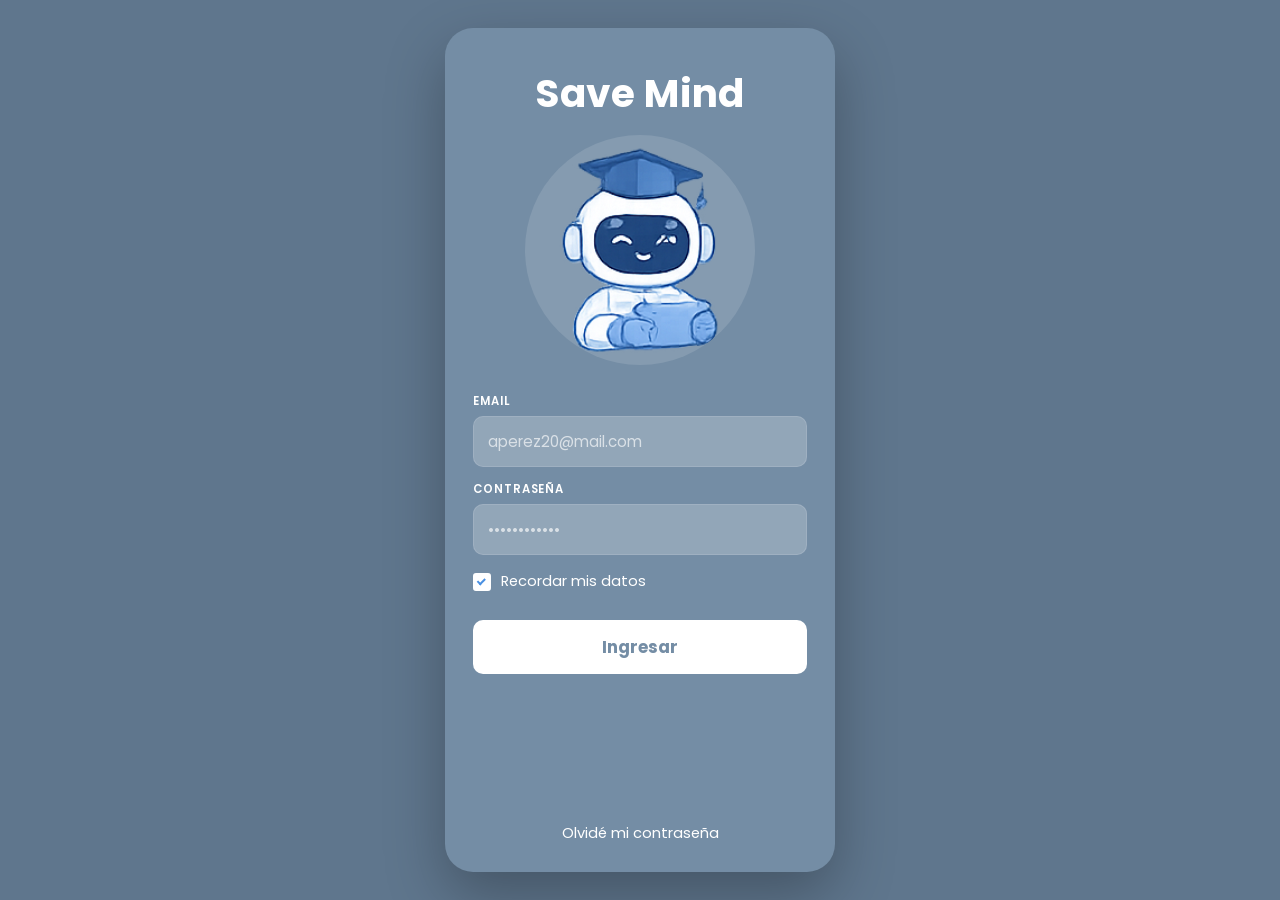
<file: index.html>
<!DOCTYPE html>
<html lang="es">
<head>
  <meta charset="UTF-8">
  <meta name="viewport" content="width=device-width, initial-scale=1.0">
  <title>Save Mind — Iniciar sesión</title>
  <link rel="preconnect" href="https://fonts.googleapis.com">
  <link rel="preconnect" href="https://fonts.gstatic.com" crossorigin>
  <link href="https://fonts.googleapis.com/css2?family=Poppins:wght@400;500;600;700&display=swap" rel="stylesheet">
  <link rel="stylesheet" href="css/styles.css">
</head>
<body class="page-login">
  <main class="phone-frame login-screen">
    <h1 class="brand-title">Save Mind</h1>

    <div class="illustration illustration--login" aria-hidden="true">
      <!-- Coloca tu imagen en: img/login-bot.png -->
      <img
        src="img/login-bot.png"
        alt="SaveBot frente a una laptop"
        class="illustration__img"
        width="220"
        height="220"
      >
      <div class="illustration__placeholder">
        <span>img/login-bot.png</span>
      </div>
    </div>

    <form id="login-form" class="login-form" novalidate>
      <label class="field">
        <span class="field__label">EMAIL</span>
        <input
          type="text"
          id="email"
          name="email"
          class="field__input"
          placeholder="aperez20@mail.com"
          autocomplete="email"
        >
      </label>

      <label class="field">
        <span class="field__label">CONTRASEÑA</span>
        <input
          type="password"
          id="password"
          name="password"
          class="field__input"
          placeholder="••••••••••••"
          autocomplete="current-password"
        >
      </label>

      <label class="remember">
        <input type="checkbox" id="remember" name="remember" checked>
        <span class="remember__box" aria-hidden="true"></span>
        <span class="remember__text">Recordar mis datos</span>
      </label>

      <p id="login-error" class="form-error" hidden>Ingresa un email y contraseña válidos.</p>

      <button type="submit" class="btn btn--login">Ingresar</button>
    </form>

    <a href="#" class="forgot-link" id="forgot-password">Olvidé mi contraseña</a>
  </main>

  <script src="js/app.js"></script>
</body>
</html>
</file>
<file: css/styles.css>
:root {
  --login-bg: #748da5;
  --login-input: rgba(255, 255, 255, 0.22);
  --login-input-border: rgba(255, 255, 255, 0.12);
  --welcome-bg: #f0f7ff;
  --welcome-btn: #7d96b0;
  --test-bg: #f4f7fb;
  --test-accent: #5d81d5;
  --text-dark: #111111;
  --text-muted: #6b7280;
  --white: #ffffff;
  --radius: 10px;
  --radius-lg: 22px;
  --frame-width: 390px;
  --font: "Poppins", "Segoe UI", sans-serif;
  --tone-green: #3cb878;
  --tone-mint: #7ec8a3;
  --tone-yellow: #f0c94b;
  --tone-orange: #f0a04b;
  --tone-red: #e85d5d;
  --tone-blue: #5d81d5;
}

*,
*::before,
*::after {
  box-sizing: border-box;
}

html,
body {
  margin: 0;
  min-height: 100%;
  font-family: var(--font);
}

body {
  min-height: 100vh;
  display: grid;
  place-items: center;
  padding: 16px;
}

img {
  max-width: 100%;
  display: block;
}

.phone-frame {
  width: min(100%, var(--frame-width));
  min-height: min(844px, 100vh - 32px);
  padding: 36px 28px 28px;
  display: flex;
  flex-direction: column;
  align-items: stretch;
}

/* ---------- Login ---------- */

.page-login {
  background: #5f768d;
}

.login-screen {
  background: var(--login-bg);
  color: var(--white);
  border-radius: 28px;
  box-shadow: 0 24px 60px rgba(0, 0, 0, 0.28);
}

.brand-title {
  margin: 8px 0 20px;
  text-align: center;
  font-size: clamp(2rem, 6vw, 2.45rem);
  font-weight: 700;
  letter-spacing: 0.01em;
  line-height: 1.1;
}

.illustration {
  position: relative;
  margin: 0 auto;
  border-radius: 50%;
  overflow: hidden;
  flex-shrink: 0;
  background: rgba(255, 255, 255, 0.12);
}

.illustration--login {
  width: min(72vw, 230px);
  aspect-ratio: 1;
  margin-bottom: 28px;
}

.illustration--welcome {
  width: min(78vw, 260px);
  aspect-ratio: 1;
  margin: 8px auto 24px;
  background: #dcecff;
}

.illustration__img {
  width: 100%;
  height: 100%;
  object-fit: contain;
  object-position: center;
  position: relative;
  z-index: 1;
  display: none;
}

.illustration--login .illustration__img {
  object-fit: contain;
  padding: 8px;
  box-sizing: border-box;
}

.illustration.has-image .illustration__img {
  display: block;
}

.illustration__placeholder {
  position: absolute;
  inset: 0;
  display: grid;
  place-items: center;
  padding: 16px;
  text-align: center;
  font-size: 0.78rem;
  font-weight: 500;
  letter-spacing: 0.02em;
  opacity: 0.85;
  z-index: 0;
}

.illustration--login .illustration__placeholder {
  color: rgba(255, 255, 255, 0.9);
  background:
    radial-gradient(circle at 50% 45%, rgba(255, 255, 255, 0.18), transparent 62%),
    rgba(255, 255, 255, 0.08);
}

.illustration--welcome .illustration__placeholder {
  color: #5a7390;
  background:
    radial-gradient(circle at 50% 45%, #eaf4ff, transparent 65%),
    #dcecff;
}

.illustration.has-image .illustration__placeholder {
  display: none;
}

.login-form {
  display: flex;
  flex-direction: column;
  gap: 14px;
  width: 100%;
}

.field {
  display: flex;
  flex-direction: column;
  gap: 6px;
}

.field__label {
  font-size: 0.72rem;
  font-weight: 600;
  letter-spacing: 0.08em;
  color: var(--white);
}

.field__input {
  width: 100%;
  border: 1px solid var(--login-input-border);
  border-radius: var(--radius);
  background: var(--login-input);
  color: var(--white);
  font: inherit;
  font-size: 0.95rem;
  padding: 13px 14px;
  outline: none;
  transition: background 0.2s ease, box-shadow 0.2s ease;
}

.field__input::placeholder {
  color: rgba(255, 255, 255, 0.65);
}

.field__input:focus {
  background: rgba(255, 255, 255, 0.28);
  box-shadow: 0 0 0 2px rgba(255, 255, 255, 0.25);
}

.remember {
  display: inline-flex;
  align-items: center;
  gap: 10px;
  margin: 2px 0 6px;
  cursor: pointer;
  user-select: none;
  width: fit-content;
}

.remember input {
  position: absolute;
  opacity: 0;
  pointer-events: none;
}

.remember__box {
  width: 18px;
  height: 18px;
  border: 2px solid var(--white);
  border-radius: 3px;
  background: transparent;
  display: grid;
  place-items: center;
  flex-shrink: 0;
}

.remember__box::after {
  content: "";
  width: 8px;
  height: 5px;
  border-left: 2px solid #4a90e2;
  border-bottom: 2px solid #4a90e2;
  transform: rotate(-45deg) translateY(-1px);
  opacity: 0;
}

.remember input:checked + .remember__box {
  background: var(--white);
}

.remember input:checked + .remember__box::after {
  opacity: 1;
}

.remember__text {
  font-size: 0.92rem;
  font-weight: 400;
}

.form-error {
  margin: 0;
  color: #ffe3e3;
  font-size: 0.85rem;
}

.btn {
  border: none;
  border-radius: var(--radius);
  font: inherit;
  font-weight: 700;
  font-size: 1.05rem;
  cursor: pointer;
  padding: 14px 18px;
  transition: transform 0.15s ease, opacity 0.15s ease;
}

.btn:active {
  transform: scale(0.98);
}

.btn--login {
  margin-top: 8px;
  background: var(--white);
  color: var(--login-bg);
  width: 100%;
}

.btn--login:hover {
  opacity: 0.94;
}

.forgot-link {
  margin-top: auto;
  padding-top: 28px;
  text-align: center;
  color: var(--white);
  text-decoration: none;
  font-size: 0.92rem;
}

.forgot-link:hover {
  text-decoration: underline;
}

/* ---------- Bienvenida ---------- */

.page-welcome {
  background: #d9e8f7;
}

.welcome-screen {
  background: var(--welcome-bg);
  color: var(--text-dark);
  border-radius: 28px;
  box-shadow: 0 18px 48px rgba(90, 120, 150, 0.22);
}

.welcome-header {
  text-align: center;
}

.welcome-title {
  margin: 12px 0 18px;
  font-size: clamp(1.55rem, 5vw, 1.85rem);
  font-weight: 700;
  line-height: 1.2;
}

.welcome-copy {
  text-align: left;
  max-width: 34ch;
  margin: 0 auto;
}

.welcome-copy p {
  margin: 0 0 14px;
  font-size: 0.95rem;
  line-height: 1.45;
  font-weight: 400;
}

.welcome-copy strong {
  font-weight: 700;
}

.btn--welcome {
  margin-top: auto;
  width: 100%;
  background: var(--welcome-btn);
  color: var(--white);
  border-radius: 12px;
  padding: 15px 18px;
}

.btn--welcome:hover {
  opacity: 0.94;
}

/* ---------- Test / Preguntas ---------- */

.page-test {
  background: #e7eef7;
}

.test-screen {
  background: var(--test-bg);
  color: var(--text-dark);
  border-radius: 28px;
  box-shadow: 0 18px 48px rgba(90, 120, 150, 0.18);
  gap: 16px;
}

.test-header {
  display: flex;
  align-items: center;
  justify-content: space-between;
  min-height: 36px;
}

.test-back {
  width: 40px;
  height: 40px;
  border: none;
  border-radius: 12px;
  background: transparent;
  color: #334155;
  font-size: 1.35rem;
  line-height: 1;
  cursor: pointer;
  display: grid;
  place-items: center;
  padding: 0;
  transition: background 0.15s ease;
}

.test-back:hover {
  background: rgba(93, 129, 213, 0.12);
}

.test-progress {
  margin: 0;
  font-size: 0.95rem;
  font-weight: 600;
  color: #4b5563;
}

.question-card {
  background: var(--white);
  border-radius: var(--radius-lg);
  box-shadow: 0 10px 28px rgba(80, 110, 150, 0.12);
  padding: 28px 20px 22px;
  display: flex;
  flex-direction: column;
  align-items: center;
  gap: 18px;
  flex: 1;
  opacity: 1;
  transform: translateX(0);
  transition:
    opacity 0.32s ease,
    transform 0.32s ease;
}

.question-card.is-leaving {
  opacity: 0;
  transform: translateX(-28px);
  pointer-events: none;
}

.question-card.is-entering {
  animation: question-enter 0.32s ease both;
}

@keyframes question-enter {
  from {
    opacity: 0;
    transform: translateX(28px);
  }
  to {
    opacity: 1;
    transform: translateX(0);
  }
}

.question-visual {
  position: relative;
  width: min(42vw, 148px);
  aspect-ratio: 1;
  border-radius: 28px;
  overflow: hidden;
  flex-shrink: 0;
  background: #eaf2ff;
}

.question-visual__img {
  width: 100%;
  height: 100%;
  object-fit: contain;
  padding: 12px;
  box-sizing: border-box;
  position: relative;
  z-index: 1;
  display: none;
}

.question-visual.has-image .question-visual__img {
  display: block;
}

.question-visual__placeholder {
  position: absolute;
  inset: 0;
  display: grid;
  place-items: center;
  padding: 12px;
  text-align: center;
  font-size: 0.72rem;
  font-weight: 500;
  color: #6b84a8;
  background:
    radial-gradient(circle at 50% 45%, #f5f9ff, transparent 65%),
    #eaf2ff;
  z-index: 0;
}

.question-visual.has-image .question-visual__placeholder {
  display: none;
}

.question-title {
  margin: 0;
  text-align: center;
  font-size: clamp(1.05rem, 4vw, 1.28rem);
  font-weight: 700;
  line-height: 1.3;
  max-width: 22ch;
  color: #3d5a80;
}

.question-body {
  width: 100%;
  display: flex;
  flex-direction: column;
  gap: 12px;
  margin-top: 4px;
}

.option-list {
  display: flex;
  flex-direction: column;
  gap: 10px;
  width: 100%;
}

.option-btn {
  width: 100%;
  display: flex;
  align-items: center;
  gap: 14px;
  border: 1.5px solid #e6ebf2;
  border-radius: 16px;
  background: #fbfcfe;
  padding: 12px 14px;
  font: inherit;
  font-size: 0.98rem;
  font-weight: 600;
  color: var(--text-dark);
  cursor: pointer;
  text-align: left;
  transition:
    transform 0.15s ease,
    border-color 0.15s ease,
    background 0.15s ease,
    box-shadow 0.15s ease;
}

.option-btn:hover {
  border-color: #c9d6ea;
  background: #fff;
}

.option-btn:active,
.option-btn.is-selected {
  transform: scale(0.985);
  border-color: var(--test-accent);
  box-shadow: 0 0 0 3px rgba(93, 129, 213, 0.16);
}

.option-icon {
  position: relative;
  width: 36px;
  height: 36px;
  border-radius: 50%;
  flex-shrink: 0;
  display: grid;
  place-items: center;
  overflow: hidden;
  background: #edf2f8;
}

.option-icon img {
  width: 70%;
  height: 70%;
  object-fit: contain;
  display: none;
  position: relative;
  z-index: 1;
}

.option-icon.has-image img {
  display: block;
}

.option-icon__fallback {
  position: absolute;
  inset: 6px;
  border-radius: 50%;
  background: currentColor;
  opacity: 0.9;
}

.option-icon.has-image .option-icon__fallback {
  display: none;
}

.option-btn--green { color: var(--tone-green); }
.option-btn--mint { color: var(--tone-mint); }
.option-btn--yellow { color: var(--tone-yellow); }
.option-btn--orange { color: var(--tone-orange); }
.option-btn--red { color: var(--tone-red); }
.option-btn--blue { color: var(--tone-blue); }

.option-btn__label {
  color: var(--text-dark);
}

.stars-picker {
  display: flex;
  flex-direction: column;
  align-items: center;
  gap: 14px;
  padding: 12px 0 8px;
}

.stars-row {
  display: flex;
  justify-content: center;
  gap: 10px;
}

.star-btn {
  width: 46px;
  height: 46px;
  border: none;
  background: transparent;
  padding: 0;
  cursor: pointer;
  color: #c5d0e0;
  transition: transform 0.15s ease, color 0.15s ease;
}

.star-btn:hover,
.star-btn:focus-visible {
  transform: scale(1.06);
  color: #9eb6e8;
}

.star-btn.is-active {
  color: var(--test-accent);
}

.star-btn__icon {
  position: relative;
  width: 100%;
  height: 100%;
  display: grid;
  place-items: center;
}

.star-btn__icon img {
  width: 34px;
  height: 34px;
  object-fit: contain;
  display: none;
}

.star-btn__icon.has-image img {
  display: block;
}

.star-btn__fallback {
  font-size: 2rem;
  line-height: 1;
}

.star-btn__icon.has-image .star-btn__fallback {
  display: none;
}

.stars-hint {
  margin: 0;
  font-size: 0.9rem;
  color: var(--text-muted);
  text-align: center;
}

.test-footer {
  margin-top: auto;
}

.btn--next {
  width: 100%;
  background: var(--test-accent);
  color: var(--white);
  border-radius: 14px;
  padding: 15px 18px;
}

.btn--next:hover:not(:disabled) {
  opacity: 0.94;
}

.btn--next:disabled {
  opacity: 0.45;
  cursor: not-allowed;
}

.question-card--progress {
  gap: 16px;
  padding-top: 22px;
}

.question-card--progress .question-title {
  max-width: 16ch;
  font-size: clamp(1.25rem, 4.5vw, 1.45rem);
}

.question-visual--progress {
  width: min(48vw, 168px);
  border-radius: 32px;
}

.progress-meter {
  position: relative;
  width: 150px;
  height: 150px;
  margin: 4px auto 0;
}

.progress-ring {
  width: 100%;
  height: 100%;
  transform: rotate(-90deg);
}

.progress-ring__track,
.progress-ring__value {
  fill: none;
  stroke-width: 12;
  stroke-linecap: round;
}

.progress-ring__track {
  stroke: #e4ebf5;
}

.progress-ring__value {
  stroke: var(--test-accent);
  stroke-dashoffset: var(--progress-offset-from, 340);
  transition: stroke-dashoffset 0.9s ease;
}

.progress-ring__value.is-animated {
  stroke-dashoffset: var(--progress-offset-to, 170);
}

.progress-meter__label {
  position: absolute;
  inset: 0;
  display: grid;
  place-items: center;
}

.progress-meter__count {
  font-size: 1.55rem;
  font-weight: 700;
  color: var(--test-accent);
  letter-spacing: 0.01em;
}

.progress-cheer {
  margin: 0;
  text-align: center;
  font-size: 1rem;
  font-weight: 600;
  color: #334155;
}

.progress-tip {
  width: 100%;
  display: flex;
  align-items: flex-end;
  gap: 10px;
  margin-top: 8px;
  padding: 16px 14px 14px;
  border-radius: 18px;
  background: #eef4ff;
  text-align: left;
}

.progress-tip__copy {
  flex: 1;
  min-width: 0;
}

.progress-tip__title {
  margin: 0 0 6px;
  font-size: 0.95rem;
  font-weight: 700;
  color: var(--test-accent);
}

.progress-tip__text {
  margin: 0;
  font-size: 0.86rem;
  line-height: 1.4;
  color: #4b5563;
}

.progress-tip__art {
  position: relative;
  width: 52px;
  height: 52px;
  flex-shrink: 0;
  display: grid;
  place-items: center;
}

.progress-tip__art img {
  width: 100%;
  height: 100%;
  object-fit: contain;
  display: none;
}

.progress-tip__art.has-image img {
  display: block;
}

.progress-tip__fallback {
  font-size: 1.6rem;
  line-height: 1;
}

.progress-tip__art.has-image .progress-tip__fallback {
  display: none;
}

.question-card--done {
  justify-content: center;
  gap: 14px;
  text-align: center;
}

.question-visual--done {
  width: min(52vw, 180px);
  border-radius: 36px;
  background: #e8f1ff;
}

.done-check {
  position: relative;
  width: 72px;
  height: 72px;
  border-radius: 50%;
  background: var(--test-accent);
  color: var(--white);
  display: grid;
  place-items: center;
  margin: 4px auto 0;
  box-shadow: 0 10px 24px rgba(93, 129, 213, 0.28);
}

.done-check img {
  width: 42px;
  height: 42px;
  object-fit: contain;
  display: none;
}

.done-check.has-image img {
  display: block;
}

.done-check__fallback {
  font-size: 2rem;
  font-weight: 700;
  line-height: 1;
}

.done-check.has-image .done-check__fallback {
  display: none;
}

.test-done__title {
  margin: 0;
  font-size: 1.45rem;
  font-weight: 700;
}

.test-done__text {
  margin: 0;
  color: var(--text-muted);
  font-size: 0.95rem;
  line-height: 1.45;
  max-width: 30ch;
}

.done-dots {
  display: flex;
  justify-content: center;
  gap: 8px;
  margin-top: 10px;
}

.done-dots span {
  width: 9px;
  height: 9px;
  border-radius: 50%;
  background: var(--test-accent);
  opacity: 0.35;
  animation: done-dot 1.2s ease-in-out infinite;
}

.done-dots span:nth-child(2) {
  animation-delay: 0.15s;
}

.done-dots span:nth-child(3) {
  animation-delay: 0.3s;
}

@keyframes done-dot {
  0%,
  80%,
  100% {
    opacity: 0.3;
    transform: translateY(0);
  }
  40% {
    opacity: 1;
    transform: translateY(-3px);
  }
}

.question-card--result {
  gap: 14px;
  text-align: center;
}

.question-card--result .question-title {
  max-width: none;
  font-size: 1.05rem;
  font-weight: 600;
  color: #64748b;
}

.question-card--result .question-visual {
  width: min(46vw, 150px);
  border-radius: 50%;
}

.question-card--result-green .question-visual { background: #e7f8ee; }
.question-card--result-yellow .question-visual { background: #fff7e0; }
.question-card--result-orange .question-visual { background: #fff0e4; }
.question-card--result-red .question-visual { background: #fdecec; }

.result-headline {
  margin: 0;
  font-size: clamp(1.25rem, 4.5vw, 1.5rem);
  font-weight: 700;
  line-height: 1.25;
}

.result-headline--green { color: var(--tone-green); }
.result-headline--yellow { color: #d4a017; }
.result-headline--orange { color: var(--tone-orange); }
.result-headline--red { color: var(--tone-red); }

.result-block {
  width: 100%;
  text-align: left;
  margin-top: 4px;
}

.result-block__label {
  margin: 0 0 10px;
  font-size: 0.95rem;
  font-weight: 700;
  color: #334155;
}

.result-list {
  list-style: none;
  margin: 0;
  padding: 0;
  display: flex;
  flex-direction: column;
  gap: 10px;
}

.result-rec {
  display: flex;
  align-items: center;
  gap: 12px;
  padding: 12px 14px;
  border-radius: 14px;
  background: #f7f9fc;
  border: 1px solid #e8eef6;
}

.result-rec__icon {
  position: relative;
  width: 34px;
  height: 34px;
  border-radius: 50%;
  flex-shrink: 0;
  display: grid;
  place-items: center;
  background: #e8f0ff;
  color: var(--test-accent);
  overflow: hidden;
}

.result-rec__icon img {
  width: 70%;
  height: 70%;
  object-fit: contain;
  display: none;
}

.result-rec__icon.has-image img {
  display: block;
}

.result-rec__fallback {
  width: 10px;
  height: 10px;
  border-radius: 50%;
  background: currentColor;
}

.result-rec__icon.has-image .result-rec__fallback {
  display: none;
}

.result-rec__text {
  font-size: 0.92rem;
  font-weight: 500;
  color: #1f2937;
  line-height: 1.35;
}

/* ---------- Consejos Generales ---------- */

.test-header--tips {
  justify-content: flex-start;
  gap: 8px;
}

.test-progress--title {
  flex: 1;
  text-align: center;
  margin-right: 40px;
  font-size: 1.05rem;
  font-weight: 700;
  color: var(--text-dark);
}

.question-card--tips {
  background: transparent;
  box-shadow: none;
  padding: 8px 0 0;
  gap: 16px;
  align-items: stretch;
}

.tips-list {
  display: flex;
  flex-direction: column;
  gap: 12px;
  width: 100%;
}

.tip-item {
  width: 100%;
  display: flex;
  align-items: center;
  gap: 14px;
  padding: 14px 14px;
  border: none;
  border-radius: 18px;
  background: var(--white);
  box-shadow: 0 8px 22px rgba(80, 110, 150, 0.1);
  cursor: pointer;
  text-align: left;
  font: inherit;
  transition: transform 0.15s ease, box-shadow 0.15s ease;
}

.tip-item:hover {
  box-shadow: 0 10px 26px rgba(80, 110, 150, 0.14);
}

.tip-item:active {
  transform: scale(0.985);
}

.tip-item__icon {
  position: relative;
  width: 46px;
  height: 46px;
  border-radius: 50%;
  flex-shrink: 0;
  display: grid;
  place-items: center;
  overflow: hidden;
  color: var(--white);
}

.tip-item--blue .tip-item__icon { background: #5d9de5; }
.tip-item--purple .tip-item__icon { background: #8b7ec8; }
.tip-item--lavender .tip-item__icon { background: #9b8fd4; }
.tip-item--teal .tip-item__icon { background: #4db6ac; }

.tip-item__icon img {
  width: 58%;
  height: 58%;
  object-fit: contain;
  display: none;
  position: relative;
  z-index: 1;
}

.tip-item__icon.has-image img {
  display: block;
}

.tip-item__fallback {
  width: 12px;
  height: 12px;
  border-radius: 50%;
  background: rgba(255, 255, 255, 0.9);
}

.tip-item__icon.has-image .tip-item__fallback {
  display: none;
}

.tip-item__copy {
  flex: 1;
  min-width: 0;
  display: flex;
  flex-direction: column;
  gap: 2px;
}

.tip-item__title {
  font-size: 0.98rem;
  font-weight: 700;
  color: var(--text-dark);
}

.tip-item__subtitle {
  font-size: 0.82rem;
  color: var(--text-muted);
  line-height: 1.3;
}

.tip-item__chevron {
  color: #94a3b8;
  font-size: 1.6rem;
  font-weight: 400;
  line-height: 1;
  padding-bottom: 2px;
}

.tips-bot {
  margin-top: auto;
  display: flex;
  align-items: center;
  gap: 12px;
  padding: 14px 14px;
  border-radius: 18px;
  background: #eef4ff;
}

.tips-bot__avatar {
  position: relative;
  width: 56px;
  height: 56px;
  border-radius: 50%;
  flex-shrink: 0;
  overflow: hidden;
  background: #dce8ff;
  display: grid;
  place-items: center;
}

.tips-bot__avatar img {
  width: 100%;
  height: 100%;
  object-fit: cover;
  display: none;
}

.tips-bot__avatar.has-image img {
  display: block;
}

.tips-bot__placeholder {
  position: absolute;
  inset: 0;
  display: grid;
  place-items: center;
  font-size: 0.55rem;
  font-weight: 500;
  color: #6b84a8;
  text-align: center;
  padding: 4px;
  line-height: 1.2;
}

.tips-bot__avatar.has-image .tips-bot__placeholder {
  display: none;
}

.tips-bot__text {
  margin: 0;
  font-size: 0.86rem;
  line-height: 1.4;
  color: #334155;
}

.tips-bot__text strong {
  color: var(--test-accent);
  font-weight: 700;
}

@media (max-width: 430px) {
  body {
    padding: 0;
  }

  .phone-frame {
    width: 100%;
    min-height: 100vh;
    border-radius: 0;
    box-shadow: none;
  }

  .page-login,
  .page-welcome,
  .page-test {
    background: transparent;
  }

  .page-login {
    background: var(--login-bg);
  }

  .page-welcome {
    background: var(--welcome-bg);
  }

  .page-test {
    background: var(--test-bg);
  }
}
</file>
